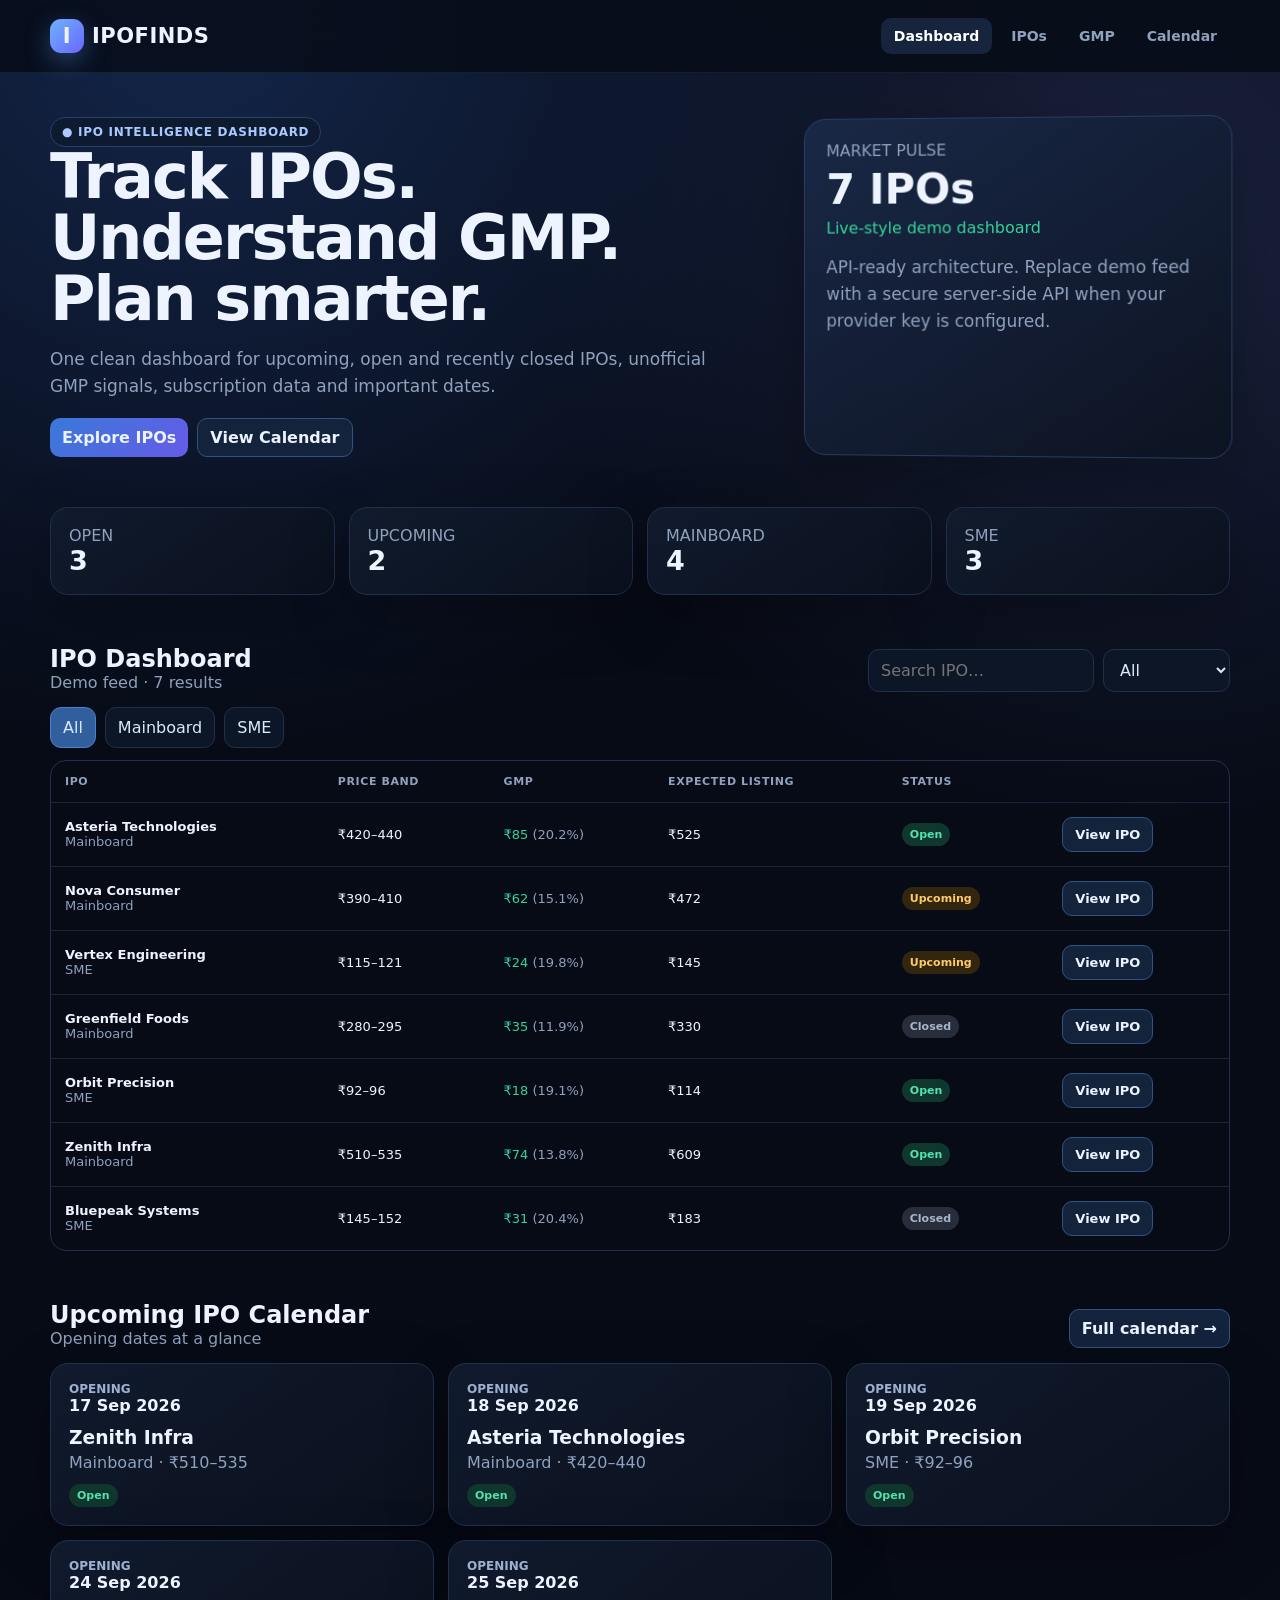
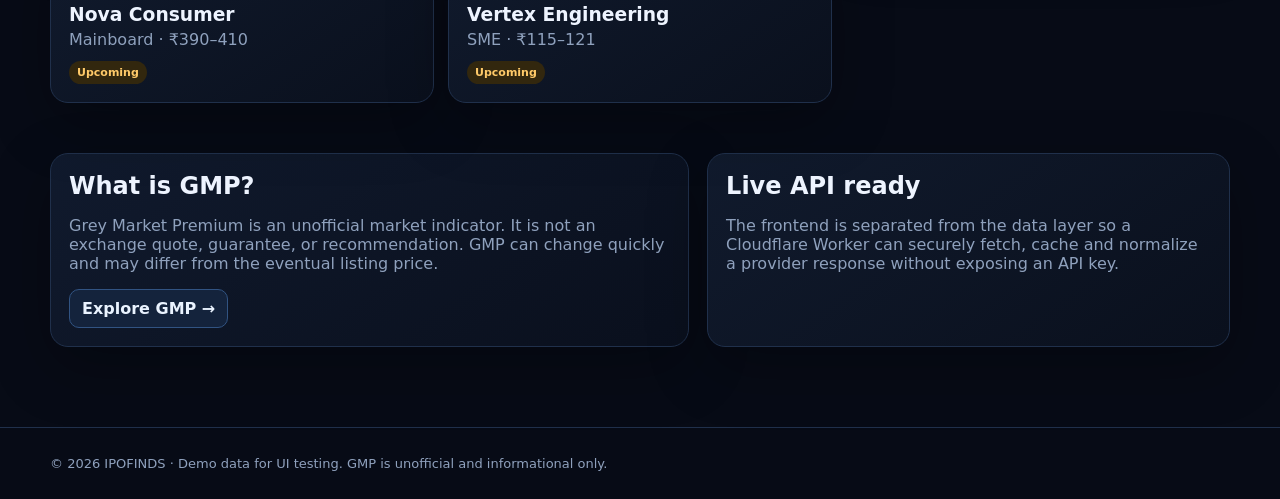
<file: index.html>
<!doctype html><html><head><meta charset="utf-8"><meta name="viewport" content="width=device-width,initial-scale=1"><title>IPOFINDS — IPO Dashboard</title><link rel="stylesheet" href="assets/style.css"></head><body><header class="top"><div class="wrap nav"><a class="brand" href="index.html"><span class="brandmark">I</span>IPOFINDS</a><button class="menu">☰</button><nav class="navlinks"><a class="active" href="index.html">Dashboard</a><a href="ipos.html">IPOs</a><a href="gmp.html">GMP</a><a href="calendar.html">Calendar</a></nav></div></header><main class="wrap"><section class="hero"><div class="hero-grid"><div><span class="pill">● IPO intelligence dashboard</span><h1>Track IPOs.<br>Understand GMP.<br>Plan smarter.</h1><p>One clean dashboard for upcoming, open and recently closed IPOs, unofficial GMP signals, subscription data and important dates.</p><div class="controls"><a class="btn primary" href="ipos.html">Explore IPOs</a><a class="btn" href="calendar.html">View Calendar</a></div></div><div class="pulse"><div class="muted">MARKET PULSE</div><div class="big">7 IPOs</div><div class="green">Live-style demo dashboard</div><p class="muted">API-ready architecture. Replace demo feed with a secure server-side API when your provider key is configured.</p></div></div></section><section class="section"><div class="grid"><div class="card"><div class="muted">OPEN</div><div class="metric">3</div></div><div class="card"><div class="muted">UPCOMING</div><div class="metric">2</div></div><div class="card"><div class="muted">MAINBOARD</div><div class="metric">4</div></div><div class="card"><div class="muted">SME</div><div class="metric">3</div></div></div></section><section class="section"><div class="section-head"><div><h2>IPO Dashboard</h2><div class="muted">Demo feed · <span id="count">7</span> results</div></div><div class="controls"><input id="search" class="control" placeholder="Search IPO…"><select id="status" class="control"><option>All</option><option>Open</option><option>Upcoming</option><option>Closed</option></select></div></div><div class="controls tabs" style="margin-bottom:12px"><button class="control active" data-type="All">All</button><button class="control" data-type="Mainboard">Mainboard</button><button class="control" data-type="SME">SME</button></div><div class="table-wrap"><table class="table"><thead><tr><th>IPO</th><th>Price Band</th><th>GMP</th><th>Expected Listing</th><th>Status</th><th></th></tr></thead><tbody id="ipoRows"></tbody></table></div></section><section class="section"><div class="section-head"><div><h2>Upcoming IPO Calendar</h2><div class="muted">Opening dates at a glance</div></div><a class="btn" href="calendar.html">Full calendar →</a></div><div id="calendarList" class="calendar"></div></section><section class="section"><div class="two"><div class="card"><h2>What is GMP?</h2><p class="muted">Grey Market Premium is an unofficial market indicator. It is not an exchange quote, guarantee, or recommendation. GMP can change quickly and may differ from the eventual listing price.</p><a class="btn" href="gmp.html">Explore GMP →</a></div><div class="card"><h2>Live API ready</h2><p class="muted">The frontend is separated from the data layer so a Cloudflare Worker can securely fetch, cache and normalize a provider response without exposing an API key.</p></div></div></section></main><footer class="footer"><div class="wrap">© <span id="year"></span> IPOFINDS · Demo data for UI testing. GMP is unofficial and informational only.</div></footer><script src="assets/app.js"></script></body></html>
</file>
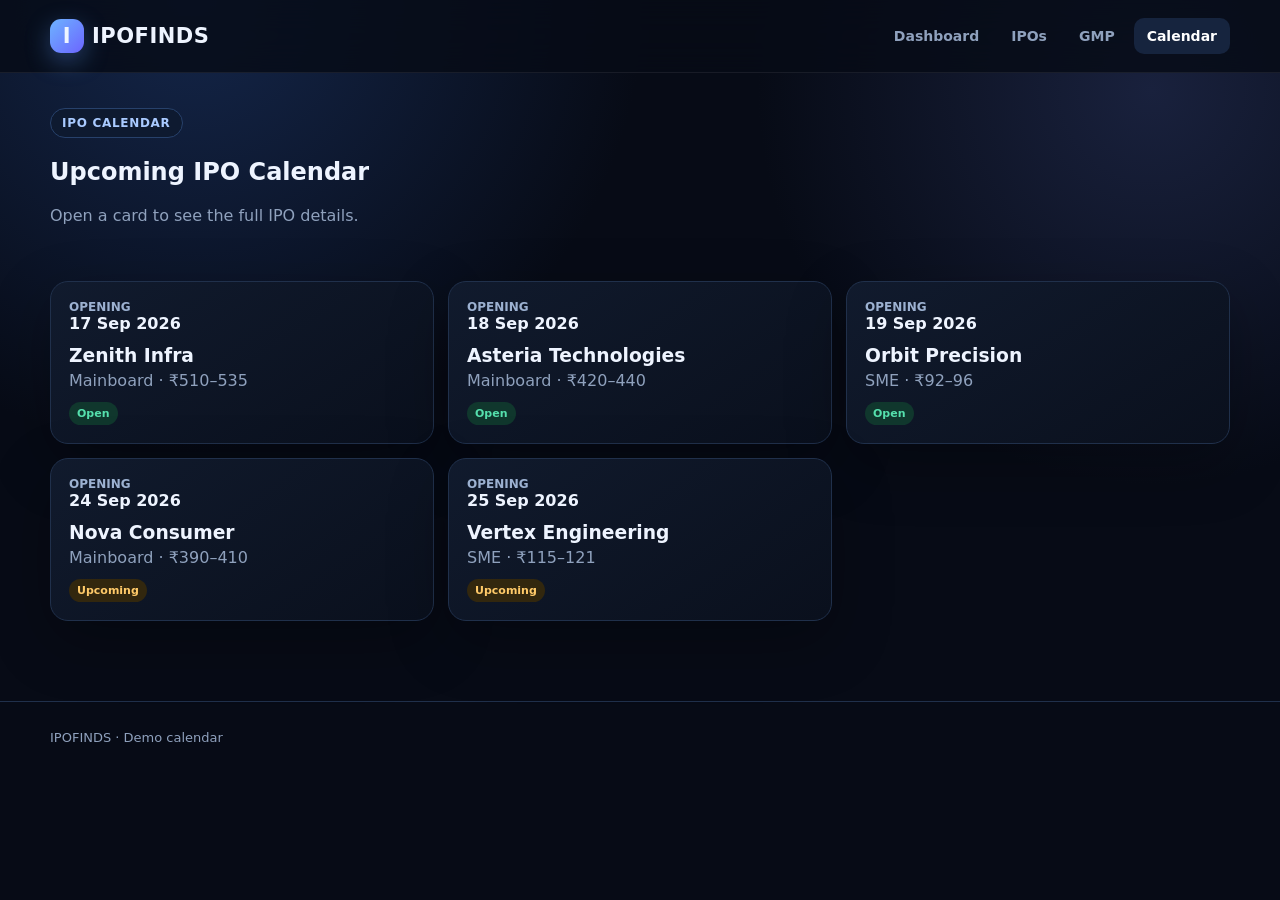
<file: calendar.html>
<!doctype html><html><head><meta charset="utf-8"><meta name="viewport" content="width=device-width,initial-scale=1"><title>IPO Calendar — IPOFINDS</title><link rel="stylesheet" href="assets/style.css"></head><body><header class="top"><div class="wrap nav"><a class="brand" href="index.html"><span class="brandmark">I</span>IPOFINDS</a><button class="menu">☰</button><nav class="navlinks"><a href="index.html">Dashboard</a><a href="ipos.html">IPOs</a><a href="gmp.html">GMP</a><a class="active" href="calendar.html">Calendar</a></nav></div></header><main class="wrap"><section class="detail-hero"><span class="pill">IPO CALENDAR</span><h1>Upcoming IPO Calendar</h1><p class="muted">Open a card to see the full IPO details.</p></section><section class="section"><div id="calendarList" class="calendar"></div></section></main><footer class="footer"><div class="wrap">IPOFINDS · Demo calendar</div></footer><script src="assets/app.js"></script></body></html>
</file>
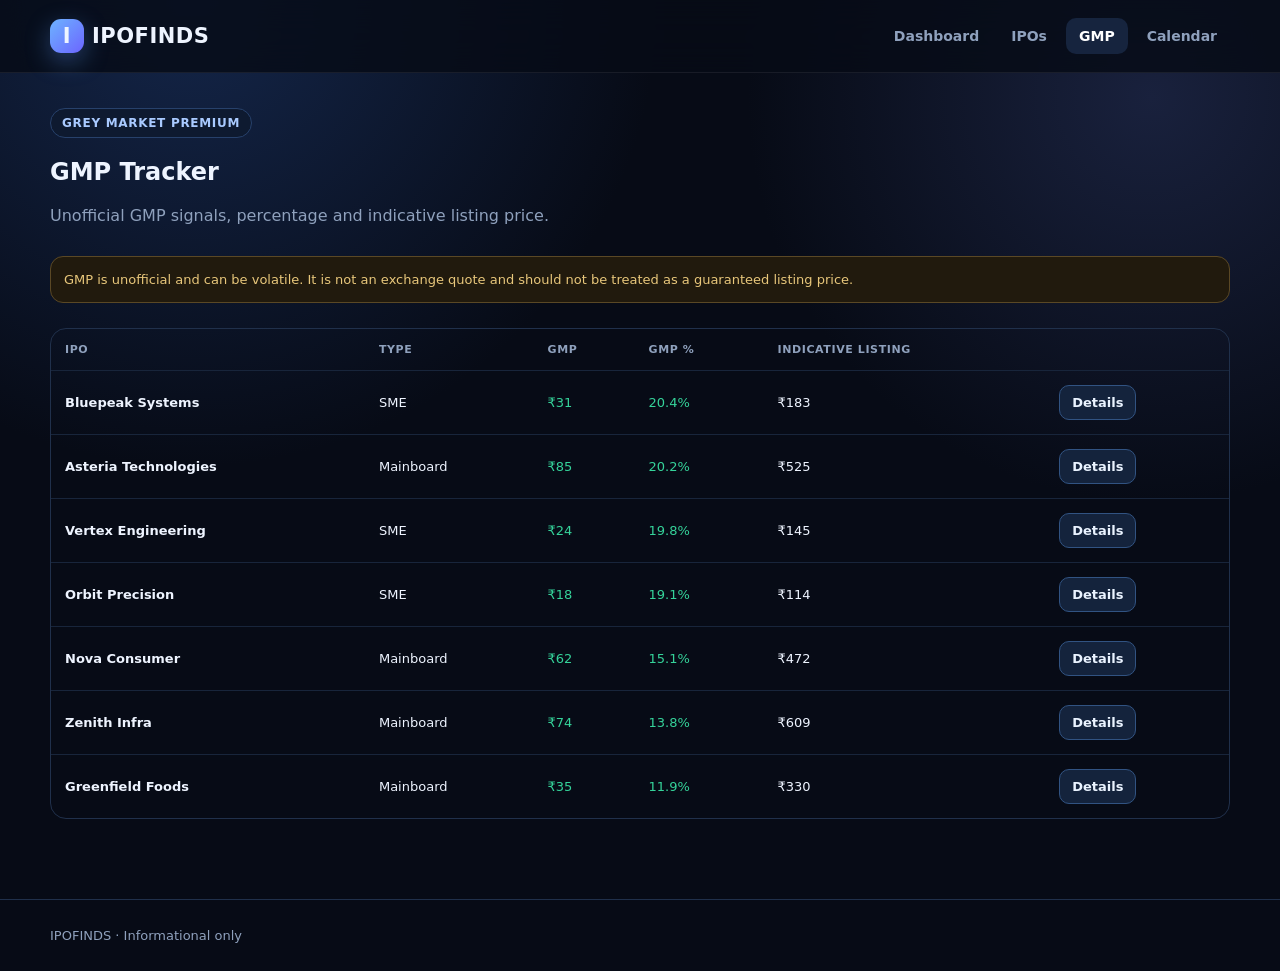
<file: gmp.html>
<!doctype html><html><head><meta charset="utf-8"><meta name="viewport" content="width=device-width,initial-scale=1"><title>GMP — IPOFINDS</title><link rel="stylesheet" href="assets/style.css"></head><body><header class="top"><div class="wrap nav"><a class="brand" href="index.html"><span class="brandmark">I</span>IPOFINDS</a><button class="menu">☰</button><nav class="navlinks"><a href="index.html">Dashboard</a><a href="ipos.html">IPOs</a><a class="active" href="gmp.html">GMP</a><a href="calendar.html">Calendar</a></nav></div></header><main class="wrap"><section class="detail-hero"><span class="pill">GREY MARKET PREMIUM</span><h1>GMP Tracker</h1><p class="muted">Unofficial GMP signals, percentage and indicative listing price.</p></section><div class="notice">GMP is unofficial and can be volatile. It is not an exchange quote and should not be treated as a guaranteed listing price.</div><section class="section"><div class="table-wrap"><table class="table"><thead><tr><th>IPO</th><th>Type</th><th>GMP</th><th>GMP %</th><th>Indicative Listing</th><th></th></tr></thead><tbody id="gmpRows"></tbody></table></div></section></main><footer class="footer"><div class="wrap">IPOFINDS · Informational only</div></footer><script src="assets/app.js"></script></body></html>
</file>
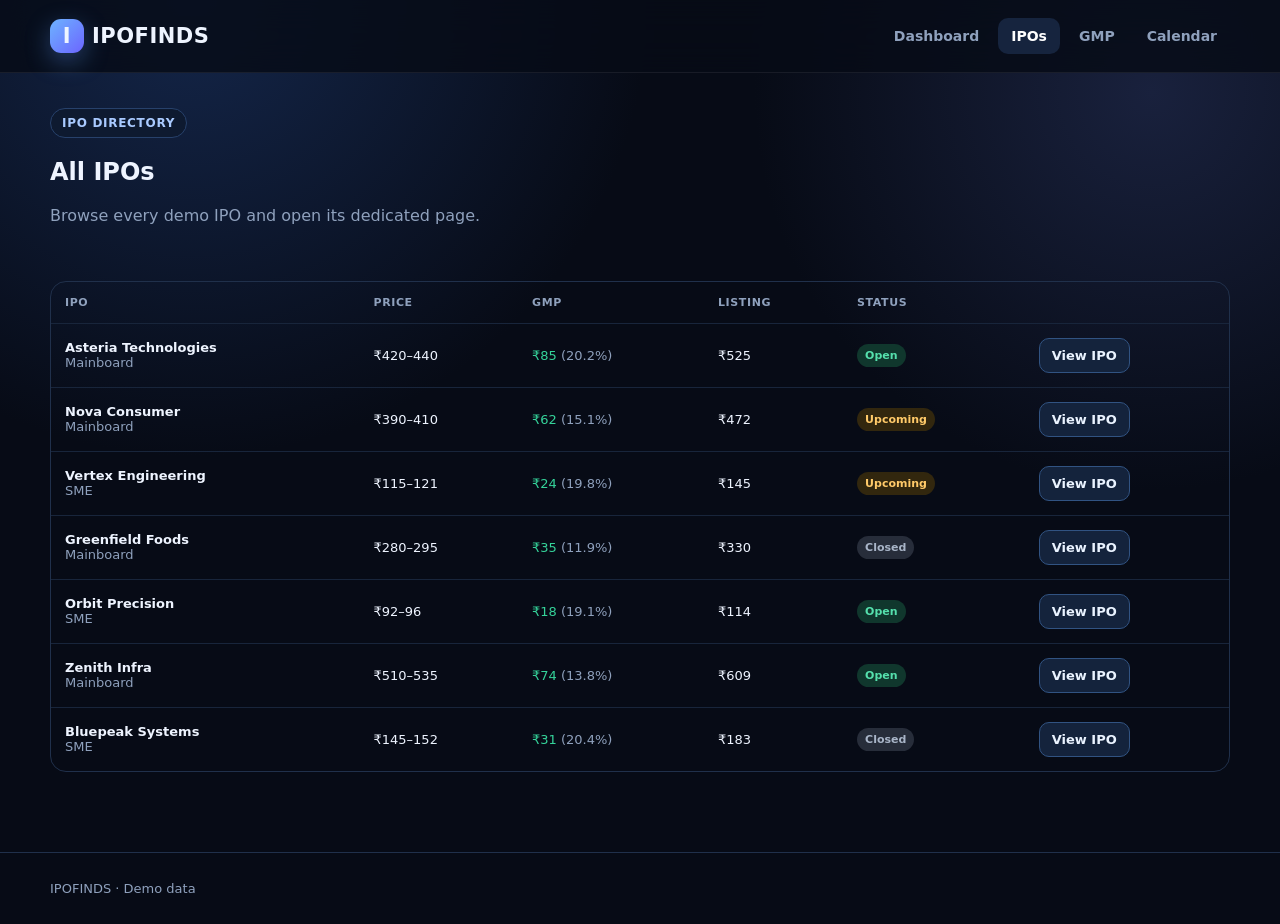
<file: ipos.html>
<!doctype html><html><head><meta charset="utf-8"><meta name="viewport" content="width=device-width,initial-scale=1"><title>IPOs — IPOFINDS</title><link rel="stylesheet" href="assets/style.css"></head><body><header class="top"><div class="wrap nav"><a class="brand" href="index.html"><span class="brandmark">I</span>IPOFINDS</a><button class="menu">☰</button><nav class="navlinks"><a href="index.html">Dashboard</a><a class="active" href="ipos.html">IPOs</a><a href="gmp.html">GMP</a><a href="calendar.html">Calendar</a></nav></div></header><main class="wrap"><section class="detail-hero"><span class="pill">IPO DIRECTORY</span><h1>All IPOs</h1><p class="muted">Browse every demo IPO and open its dedicated page.</p></section><section class="section"><div class="table-wrap"><table class="table"><thead><tr><th>IPO</th><th>Price</th><th>GMP</th><th>Listing</th><th>Status</th><th></th></tr></thead><tbody id="allIpos"></tbody></table></div></section></main><footer class="footer"><div class="wrap">IPOFINDS · Demo data</div></footer><script src="assets/app.js"></script></body></html>
</file>
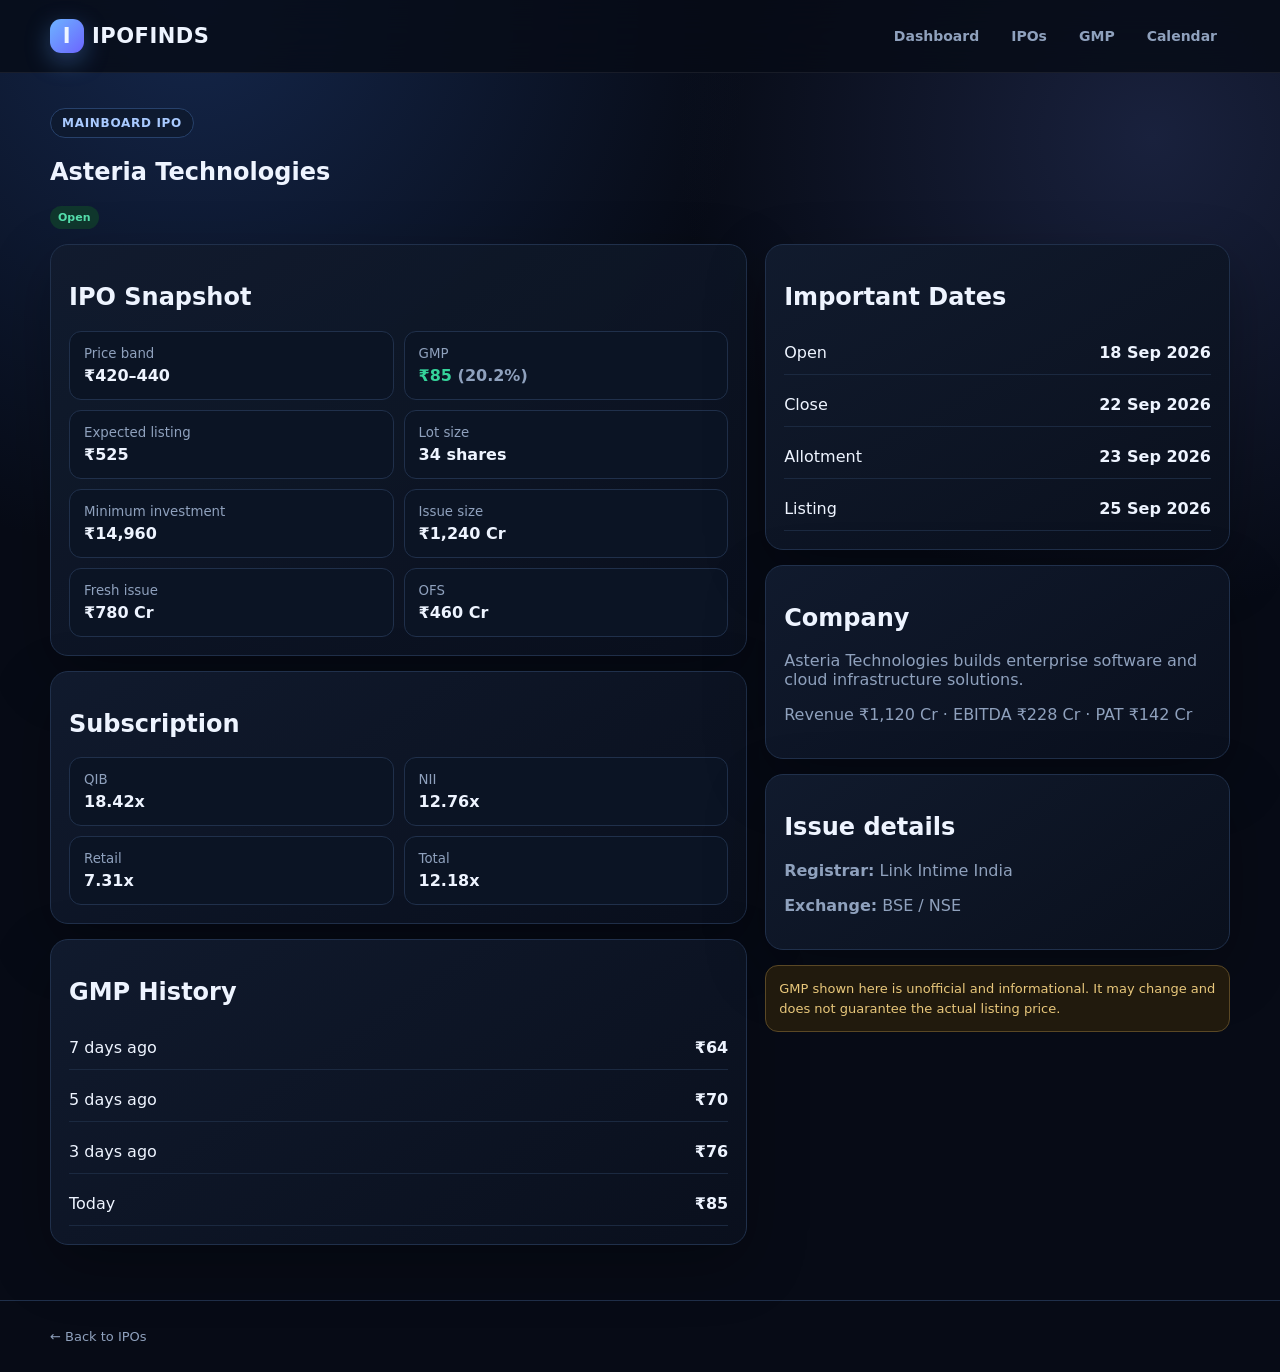
<file: ipo/asteria-technologies.html>
<!doctype html><html><head><meta charset="utf-8"><meta name="viewport" content="width=device-width,initial-scale=1"><title>Asteria Technologies — IPOFINDS</title><link rel="stylesheet" href="../assets/style.css"></head><body data-ipo="asteria-technologies"><header class="top"><div class="wrap nav"><a class="brand" href="../index.html"><span class="brandmark">I</span>IPOFINDS</a><button class="menu">☰</button><nav class="navlinks"><a href="../index.html">Dashboard</a><a href="../ipos.html">IPOs</a><a href="../gmp.html">GMP</a><a href="../calendar.html">Calendar</a></nav></div></header><main class="wrap"><section class="detail-hero"><span class="pill" id="dType">IPO</span><h1 id="dName">Asteria Technologies</h1><div id="dStatus"></div></section><section class="detail-grid"><div><div class="card"><h2>IPO Snapshot</h2><div class="kv"><div><small>Price band</small><b id="dPrice">—</b></div><div><small>GMP</small><b class="green" id="dGmp">—</b></div><div><small>Expected listing</small><b id="dListing">—</b></div><div><small>Lot size</small><b id="dLot">—</b></div><div><small>Minimum investment</small><b id="dInvestment">—</b></div><div><small>Issue size</small><b id="dIssue">—</b></div><div><small>Fresh issue</small><b id="dFresh">—</b></div><div><small>OFS</small><b id="dOfs">—</b></div></div></div><div class="card" style="margin-top:15px"><h2>Subscription</h2><div class="kv"><div><small>QIB</small><b id="dQib">—</b></div><div><small>NII</small><b id="dNii">—</b></div><div><small>Retail</small><b id="dRetail">—</b></div><div><small>Total</small><b id="dTotal">—</b></div></div></div><div class="card" style="margin-top:15px"><h2>GMP History</h2><div id="gmpHistory" class="timeline"></div></div></div><aside><div class="card"><h2>Important Dates</h2><div class="timeline"><div><span>Open</span><b id="dOpen">—</b></div><div><span>Close</span><b id="dClose">—</b></div><div><span>Allotment</span><b id="dAllot">—</b></div><div><span>Listing</span><b id="dListingDate">—</b></div></div></div><div class="card" style="margin-top:15px"><h2>Company</h2><p class="muted" id="dCompany">—</p><p class="muted" id="dFinancial">—</p></div><div class="card" style="margin-top:15px"><h2>Issue details</h2><p class="muted"><b>Registrar:</b> <span id="dRegistrar">—</span></p><p class="muted"><b>Exchange:</b> <span id="dExchange">—</span></p></div><div class="notice" style="margin-top:15px">GMP shown here is unofficial and informational. It may change and does not guarantee the actual listing price.</div></aside></section></main><footer class="footer"><div class="wrap"><a href="../ipos.html">← Back to IPOs</a></div></footer><script src="../assets/app.js"></script></body></html>
</file>
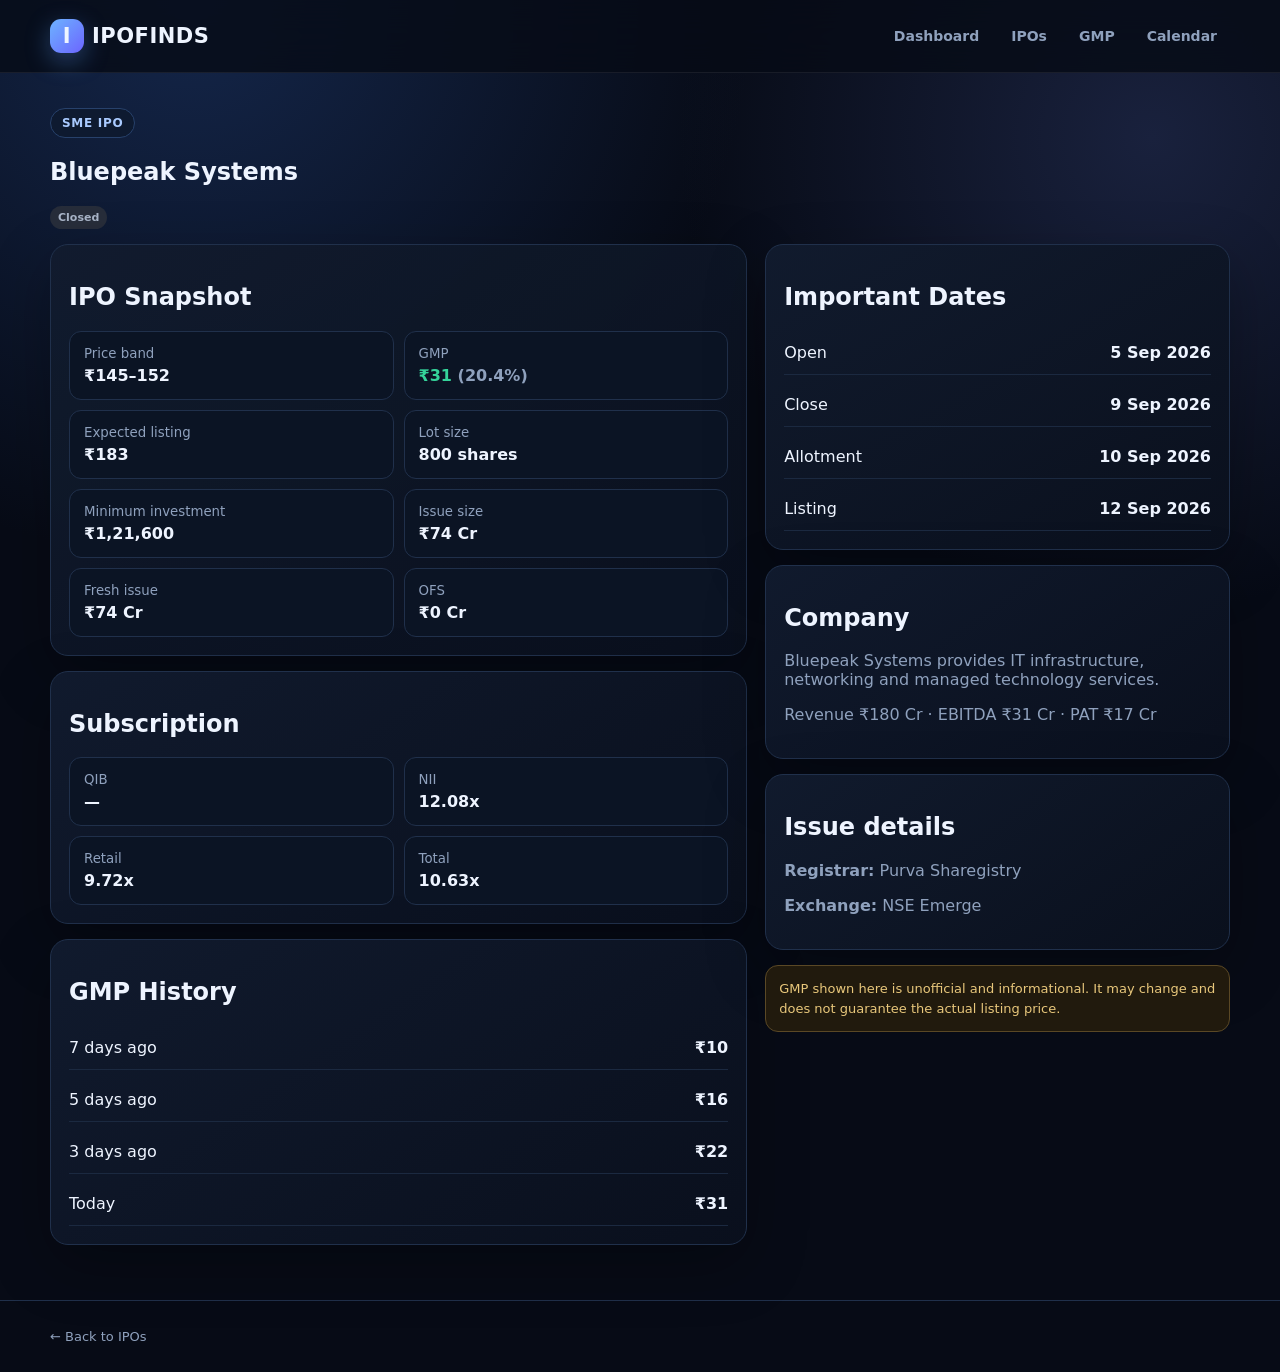
<file: ipo/bluepeak-systems.html>
<!doctype html><html><head><meta charset="utf-8"><meta name="viewport" content="width=device-width,initial-scale=1"><title>Bluepeak Systems — IPOFINDS</title><link rel="stylesheet" href="../assets/style.css"></head><body data-ipo="bluepeak-systems"><header class="top"><div class="wrap nav"><a class="brand" href="../index.html"><span class="brandmark">I</span>IPOFINDS</a><button class="menu">☰</button><nav class="navlinks"><a href="../index.html">Dashboard</a><a href="../ipos.html">IPOs</a><a href="../gmp.html">GMP</a><a href="../calendar.html">Calendar</a></nav></div></header><main class="wrap"><section class="detail-hero"><span class="pill" id="dType">IPO</span><h1 id="dName">Bluepeak Systems</h1><div id="dStatus"></div></section><section class="detail-grid"><div><div class="card"><h2>IPO Snapshot</h2><div class="kv"><div><small>Price band</small><b id="dPrice">—</b></div><div><small>GMP</small><b class="green" id="dGmp">—</b></div><div><small>Expected listing</small><b id="dListing">—</b></div><div><small>Lot size</small><b id="dLot">—</b></div><div><small>Minimum investment</small><b id="dInvestment">—</b></div><div><small>Issue size</small><b id="dIssue">—</b></div><div><small>Fresh issue</small><b id="dFresh">—</b></div><div><small>OFS</small><b id="dOfs">—</b></div></div></div><div class="card" style="margin-top:15px"><h2>Subscription</h2><div class="kv"><div><small>QIB</small><b id="dQib">—</b></div><div><small>NII</small><b id="dNii">—</b></div><div><small>Retail</small><b id="dRetail">—</b></div><div><small>Total</small><b id="dTotal">—</b></div></div></div><div class="card" style="margin-top:15px"><h2>GMP History</h2><div id="gmpHistory" class="timeline"></div></div></div><aside><div class="card"><h2>Important Dates</h2><div class="timeline"><div><span>Open</span><b id="dOpen">—</b></div><div><span>Close</span><b id="dClose">—</b></div><div><span>Allotment</span><b id="dAllot">—</b></div><div><span>Listing</span><b id="dListingDate">—</b></div></div></div><div class="card" style="margin-top:15px"><h2>Company</h2><p class="muted" id="dCompany">—</p><p class="muted" id="dFinancial">—</p></div><div class="card" style="margin-top:15px"><h2>Issue details</h2><p class="muted"><b>Registrar:</b> <span id="dRegistrar">—</span></p><p class="muted"><b>Exchange:</b> <span id="dExchange">—</span></p></div><div class="notice" style="margin-top:15px">GMP shown here is unofficial and informational. It may change and does not guarantee the actual listing price.</div></aside></section></main><footer class="footer"><div class="wrap"><a href="../ipos.html">← Back to IPOs</a></div></footer><script src="../assets/app.js"></script></body></html>
</file>
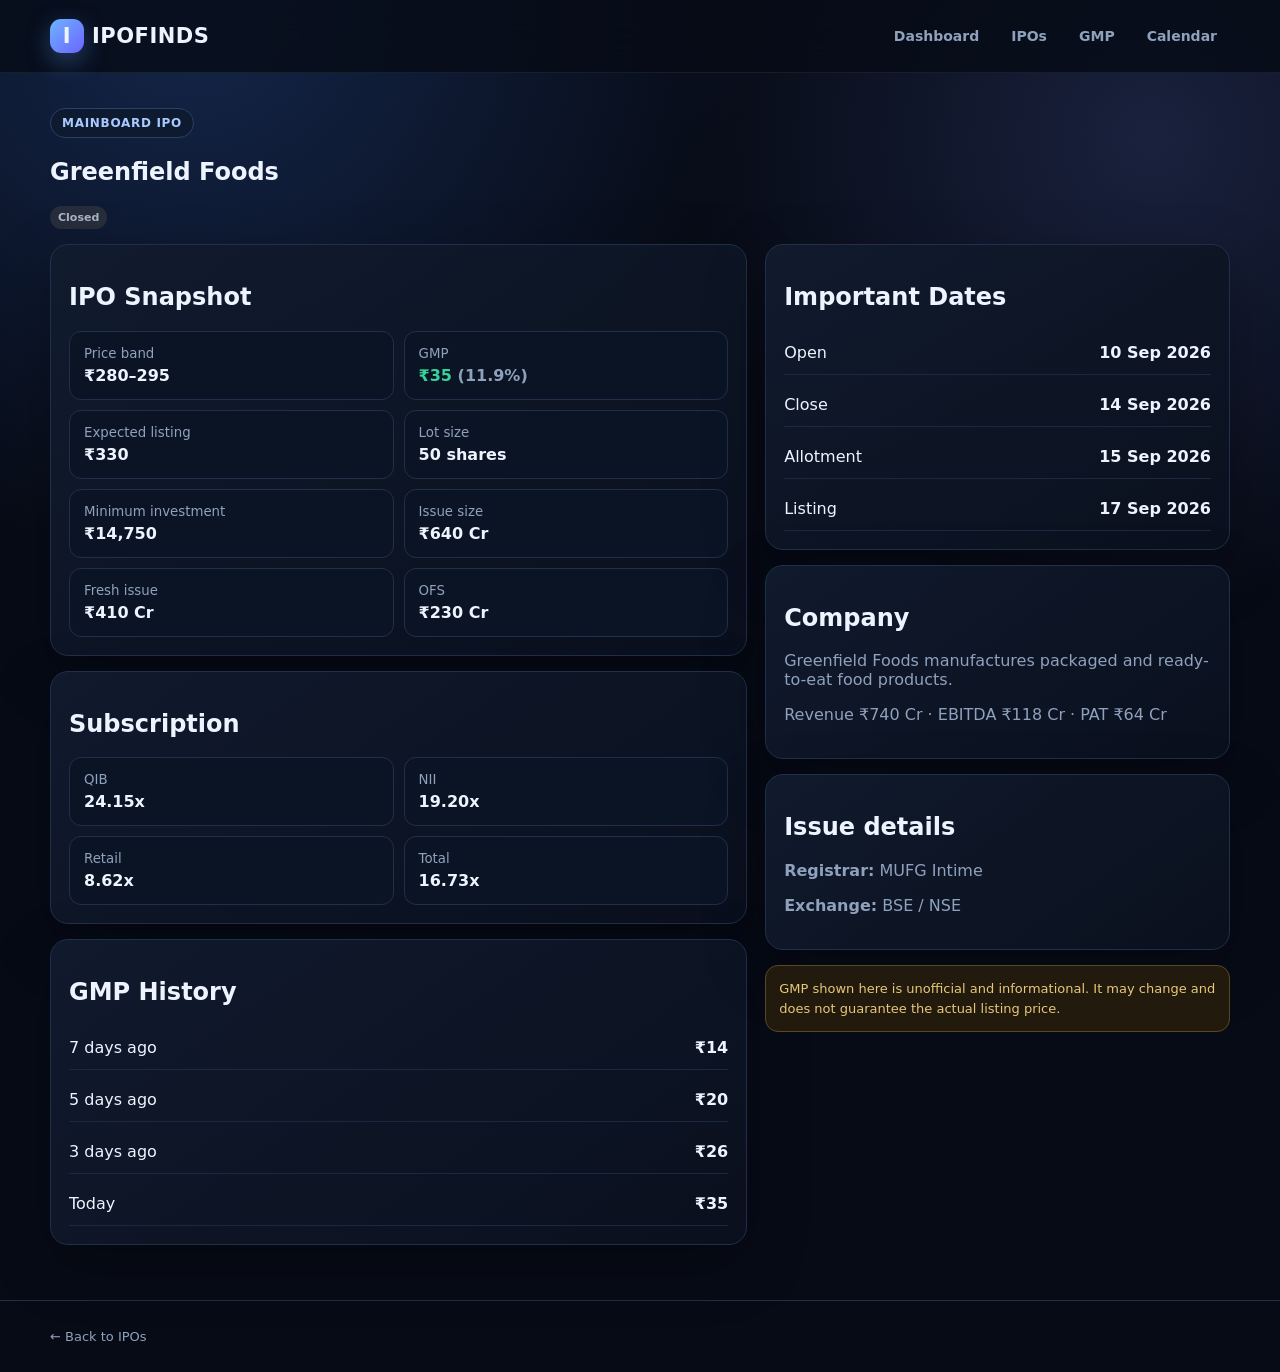
<file: ipo/greenfield-foods.html>
<!doctype html><html><head><meta charset="utf-8"><meta name="viewport" content="width=device-width,initial-scale=1"><title>Greenfield Foods — IPOFINDS</title><link rel="stylesheet" href="../assets/style.css"></head><body data-ipo="greenfield-foods"><header class="top"><div class="wrap nav"><a class="brand" href="../index.html"><span class="brandmark">I</span>IPOFINDS</a><button class="menu">☰</button><nav class="navlinks"><a href="../index.html">Dashboard</a><a href="../ipos.html">IPOs</a><a href="../gmp.html">GMP</a><a href="../calendar.html">Calendar</a></nav></div></header><main class="wrap"><section class="detail-hero"><span class="pill" id="dType">IPO</span><h1 id="dName">Greenfield Foods</h1><div id="dStatus"></div></section><section class="detail-grid"><div><div class="card"><h2>IPO Snapshot</h2><div class="kv"><div><small>Price band</small><b id="dPrice">—</b></div><div><small>GMP</small><b class="green" id="dGmp">—</b></div><div><small>Expected listing</small><b id="dListing">—</b></div><div><small>Lot size</small><b id="dLot">—</b></div><div><small>Minimum investment</small><b id="dInvestment">—</b></div><div><small>Issue size</small><b id="dIssue">—</b></div><div><small>Fresh issue</small><b id="dFresh">—</b></div><div><small>OFS</small><b id="dOfs">—</b></div></div></div><div class="card" style="margin-top:15px"><h2>Subscription</h2><div class="kv"><div><small>QIB</small><b id="dQib">—</b></div><div><small>NII</small><b id="dNii">—</b></div><div><small>Retail</small><b id="dRetail">—</b></div><div><small>Total</small><b id="dTotal">—</b></div></div></div><div class="card" style="margin-top:15px"><h2>GMP History</h2><div id="gmpHistory" class="timeline"></div></div></div><aside><div class="card"><h2>Important Dates</h2><div class="timeline"><div><span>Open</span><b id="dOpen">—</b></div><div><span>Close</span><b id="dClose">—</b></div><div><span>Allotment</span><b id="dAllot">—</b></div><div><span>Listing</span><b id="dListingDate">—</b></div></div></div><div class="card" style="margin-top:15px"><h2>Company</h2><p class="muted" id="dCompany">—</p><p class="muted" id="dFinancial">—</p></div><div class="card" style="margin-top:15px"><h2>Issue details</h2><p class="muted"><b>Registrar:</b> <span id="dRegistrar">—</span></p><p class="muted"><b>Exchange:</b> <span id="dExchange">—</span></p></div><div class="notice" style="margin-top:15px">GMP shown here is unofficial and informational. It may change and does not guarantee the actual listing price.</div></aside></section></main><footer class="footer"><div class="wrap"><a href="../ipos.html">← Back to IPOs</a></div></footer><script src="../assets/app.js"></script></body></html>
</file>
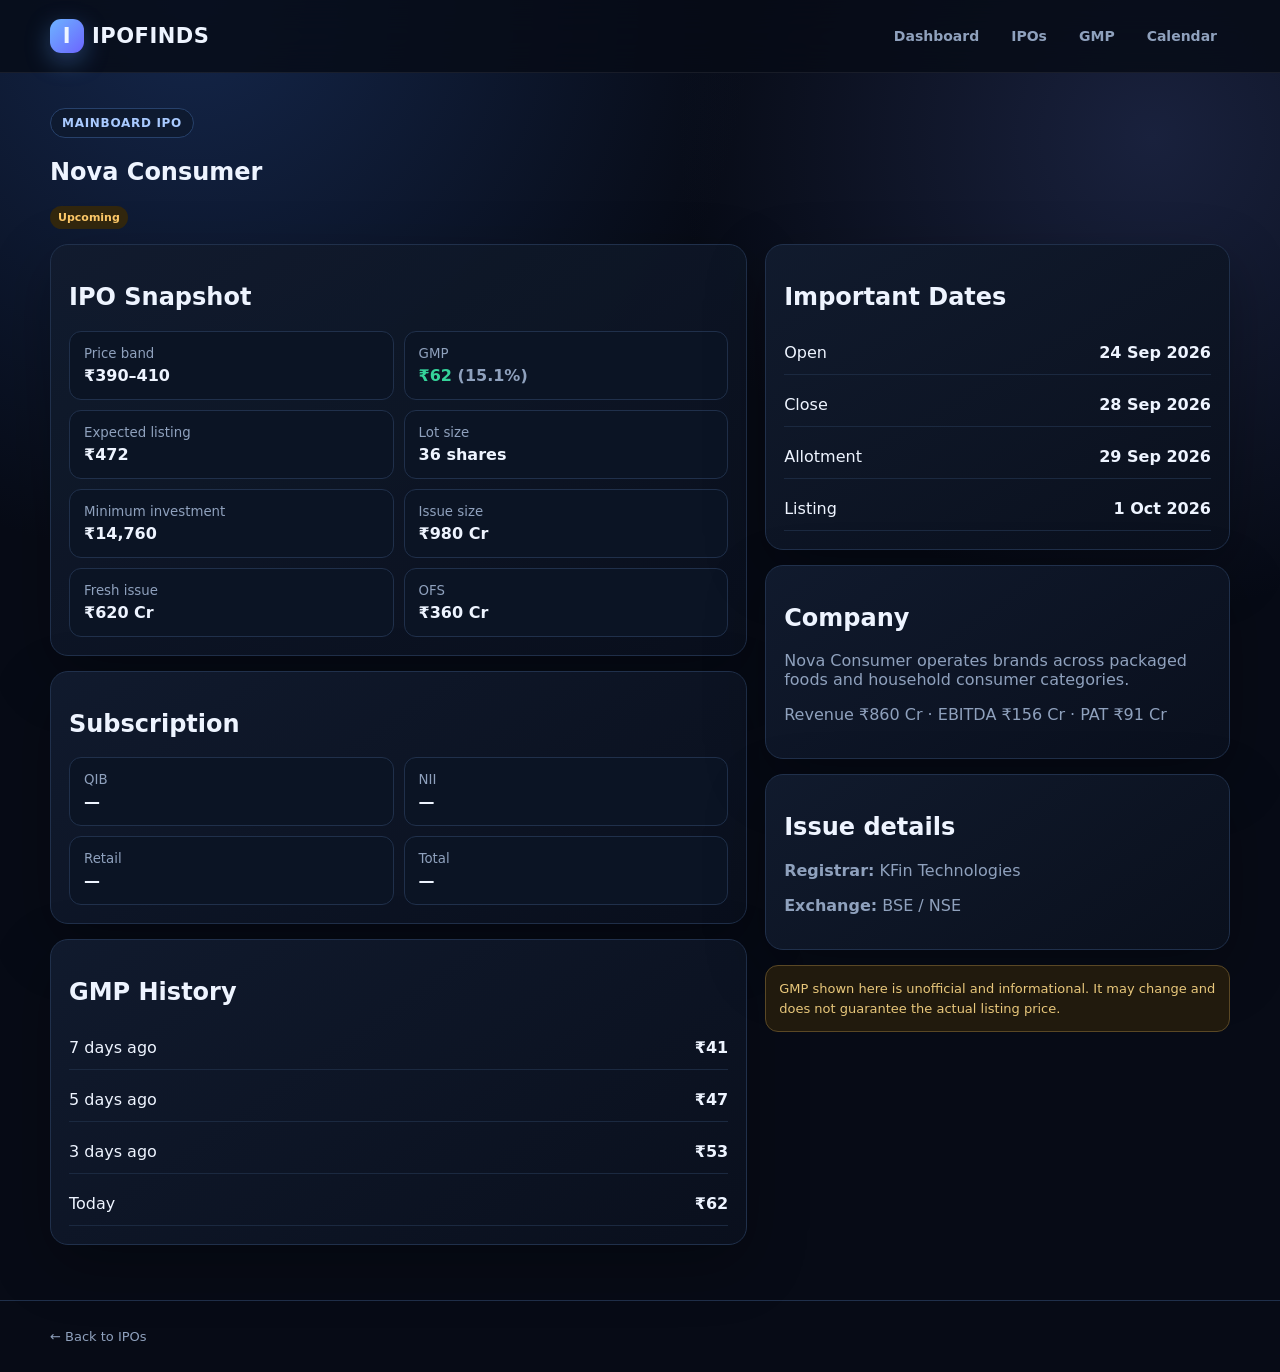
<file: ipo/nova-consumer.html>
<!doctype html><html><head><meta charset="utf-8"><meta name="viewport" content="width=device-width,initial-scale=1"><title>Nova Consumer — IPOFINDS</title><link rel="stylesheet" href="../assets/style.css"></head><body data-ipo="nova-consumer"><header class="top"><div class="wrap nav"><a class="brand" href="../index.html"><span class="brandmark">I</span>IPOFINDS</a><button class="menu">☰</button><nav class="navlinks"><a href="../index.html">Dashboard</a><a href="../ipos.html">IPOs</a><a href="../gmp.html">GMP</a><a href="../calendar.html">Calendar</a></nav></div></header><main class="wrap"><section class="detail-hero"><span class="pill" id="dType">IPO</span><h1 id="dName">Nova Consumer</h1><div id="dStatus"></div></section><section class="detail-grid"><div><div class="card"><h2>IPO Snapshot</h2><div class="kv"><div><small>Price band</small><b id="dPrice">—</b></div><div><small>GMP</small><b class="green" id="dGmp">—</b></div><div><small>Expected listing</small><b id="dListing">—</b></div><div><small>Lot size</small><b id="dLot">—</b></div><div><small>Minimum investment</small><b id="dInvestment">—</b></div><div><small>Issue size</small><b id="dIssue">—</b></div><div><small>Fresh issue</small><b id="dFresh">—</b></div><div><small>OFS</small><b id="dOfs">—</b></div></div></div><div class="card" style="margin-top:15px"><h2>Subscription</h2><div class="kv"><div><small>QIB</small><b id="dQib">—</b></div><div><small>NII</small><b id="dNii">—</b></div><div><small>Retail</small><b id="dRetail">—</b></div><div><small>Total</small><b id="dTotal">—</b></div></div></div><div class="card" style="margin-top:15px"><h2>GMP History</h2><div id="gmpHistory" class="timeline"></div></div></div><aside><div class="card"><h2>Important Dates</h2><div class="timeline"><div><span>Open</span><b id="dOpen">—</b></div><div><span>Close</span><b id="dClose">—</b></div><div><span>Allotment</span><b id="dAllot">—</b></div><div><span>Listing</span><b id="dListingDate">—</b></div></div></div><div class="card" style="margin-top:15px"><h2>Company</h2><p class="muted" id="dCompany">—</p><p class="muted" id="dFinancial">—</p></div><div class="card" style="margin-top:15px"><h2>Issue details</h2><p class="muted"><b>Registrar:</b> <span id="dRegistrar">—</span></p><p class="muted"><b>Exchange:</b> <span id="dExchange">—</span></p></div><div class="notice" style="margin-top:15px">GMP shown here is unofficial and informational. It may change and does not guarantee the actual listing price.</div></aside></section></main><footer class="footer"><div class="wrap"><a href="../ipos.html">← Back to IPOs</a></div></footer><script src="../assets/app.js"></script></body></html>
</file>
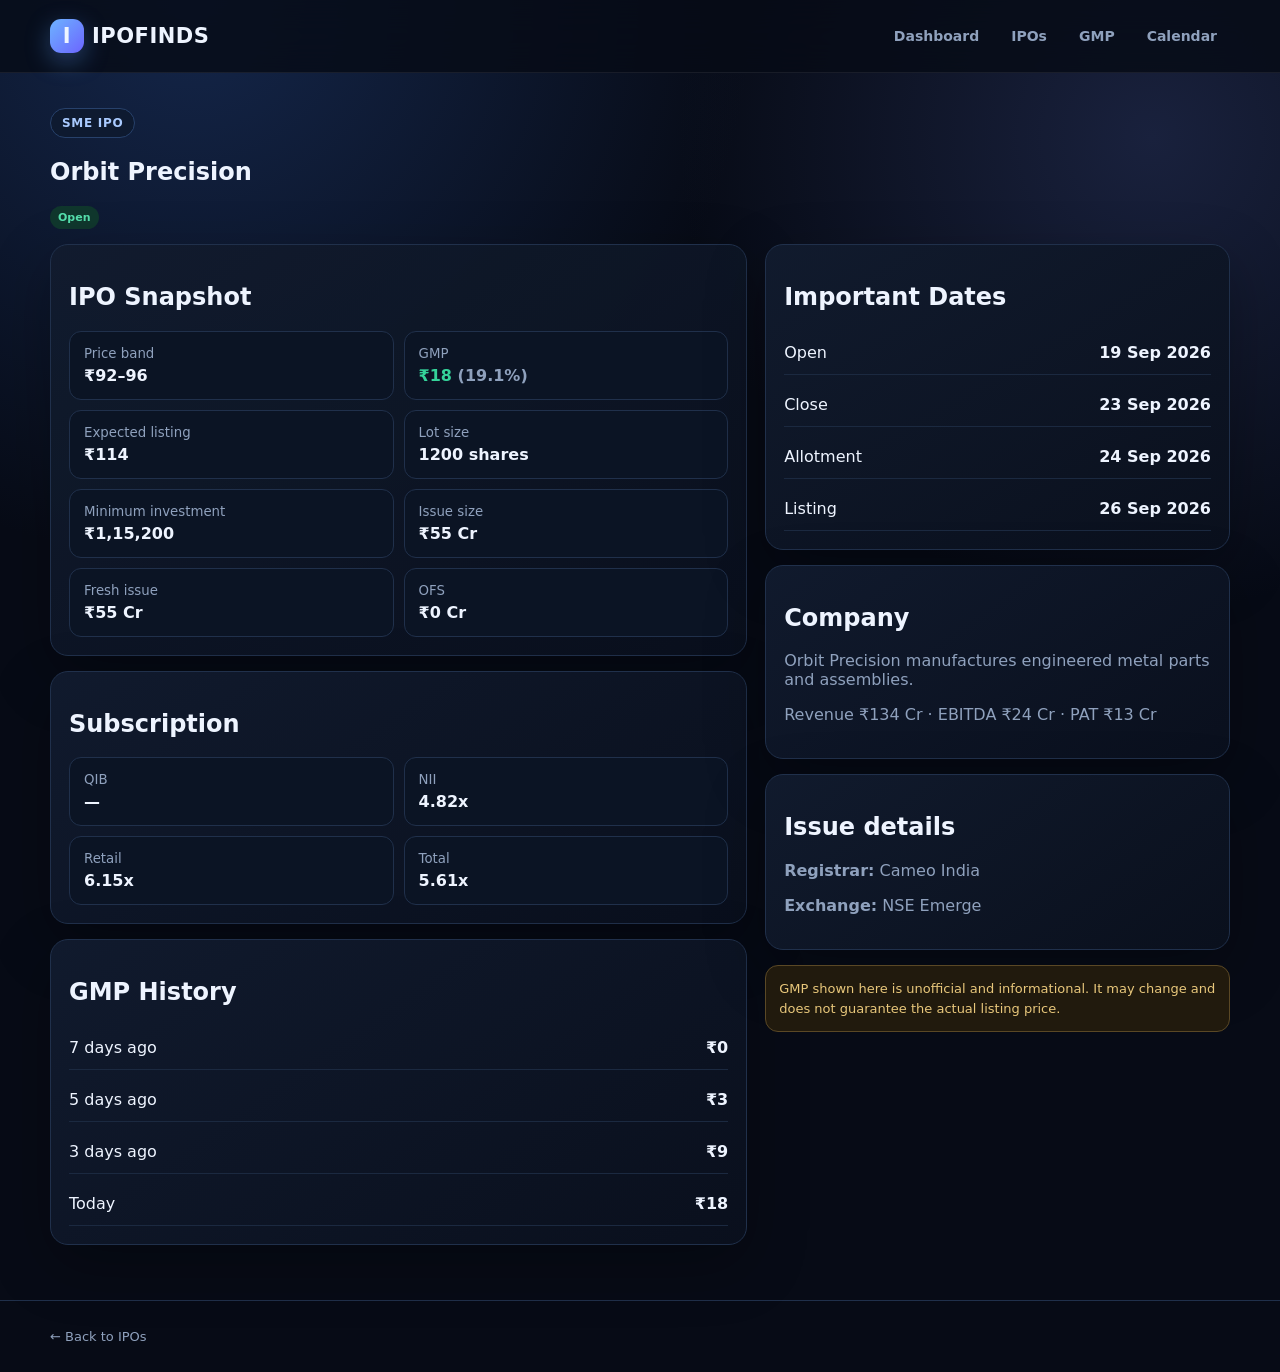
<file: ipo/orbit-precision.html>
<!doctype html><html><head><meta charset="utf-8"><meta name="viewport" content="width=device-width,initial-scale=1"><title>Orbit Precision — IPOFINDS</title><link rel="stylesheet" href="../assets/style.css"></head><body data-ipo="orbit-precision"><header class="top"><div class="wrap nav"><a class="brand" href="../index.html"><span class="brandmark">I</span>IPOFINDS</a><button class="menu">☰</button><nav class="navlinks"><a href="../index.html">Dashboard</a><a href="../ipos.html">IPOs</a><a href="../gmp.html">GMP</a><a href="../calendar.html">Calendar</a></nav></div></header><main class="wrap"><section class="detail-hero"><span class="pill" id="dType">IPO</span><h1 id="dName">Orbit Precision</h1><div id="dStatus"></div></section><section class="detail-grid"><div><div class="card"><h2>IPO Snapshot</h2><div class="kv"><div><small>Price band</small><b id="dPrice">—</b></div><div><small>GMP</small><b class="green" id="dGmp">—</b></div><div><small>Expected listing</small><b id="dListing">—</b></div><div><small>Lot size</small><b id="dLot">—</b></div><div><small>Minimum investment</small><b id="dInvestment">—</b></div><div><small>Issue size</small><b id="dIssue">—</b></div><div><small>Fresh issue</small><b id="dFresh">—</b></div><div><small>OFS</small><b id="dOfs">—</b></div></div></div><div class="card" style="margin-top:15px"><h2>Subscription</h2><div class="kv"><div><small>QIB</small><b id="dQib">—</b></div><div><small>NII</small><b id="dNii">—</b></div><div><small>Retail</small><b id="dRetail">—</b></div><div><small>Total</small><b id="dTotal">—</b></div></div></div><div class="card" style="margin-top:15px"><h2>GMP History</h2><div id="gmpHistory" class="timeline"></div></div></div><aside><div class="card"><h2>Important Dates</h2><div class="timeline"><div><span>Open</span><b id="dOpen">—</b></div><div><span>Close</span><b id="dClose">—</b></div><div><span>Allotment</span><b id="dAllot">—</b></div><div><span>Listing</span><b id="dListingDate">—</b></div></div></div><div class="card" style="margin-top:15px"><h2>Company</h2><p class="muted" id="dCompany">—</p><p class="muted" id="dFinancial">—</p></div><div class="card" style="margin-top:15px"><h2>Issue details</h2><p class="muted"><b>Registrar:</b> <span id="dRegistrar">—</span></p><p class="muted"><b>Exchange:</b> <span id="dExchange">—</span></p></div><div class="notice" style="margin-top:15px">GMP shown here is unofficial and informational. It may change and does not guarantee the actual listing price.</div></aside></section></main><footer class="footer"><div class="wrap"><a href="../ipos.html">← Back to IPOs</a></div></footer><script src="../assets/app.js"></script></body></html>
</file>
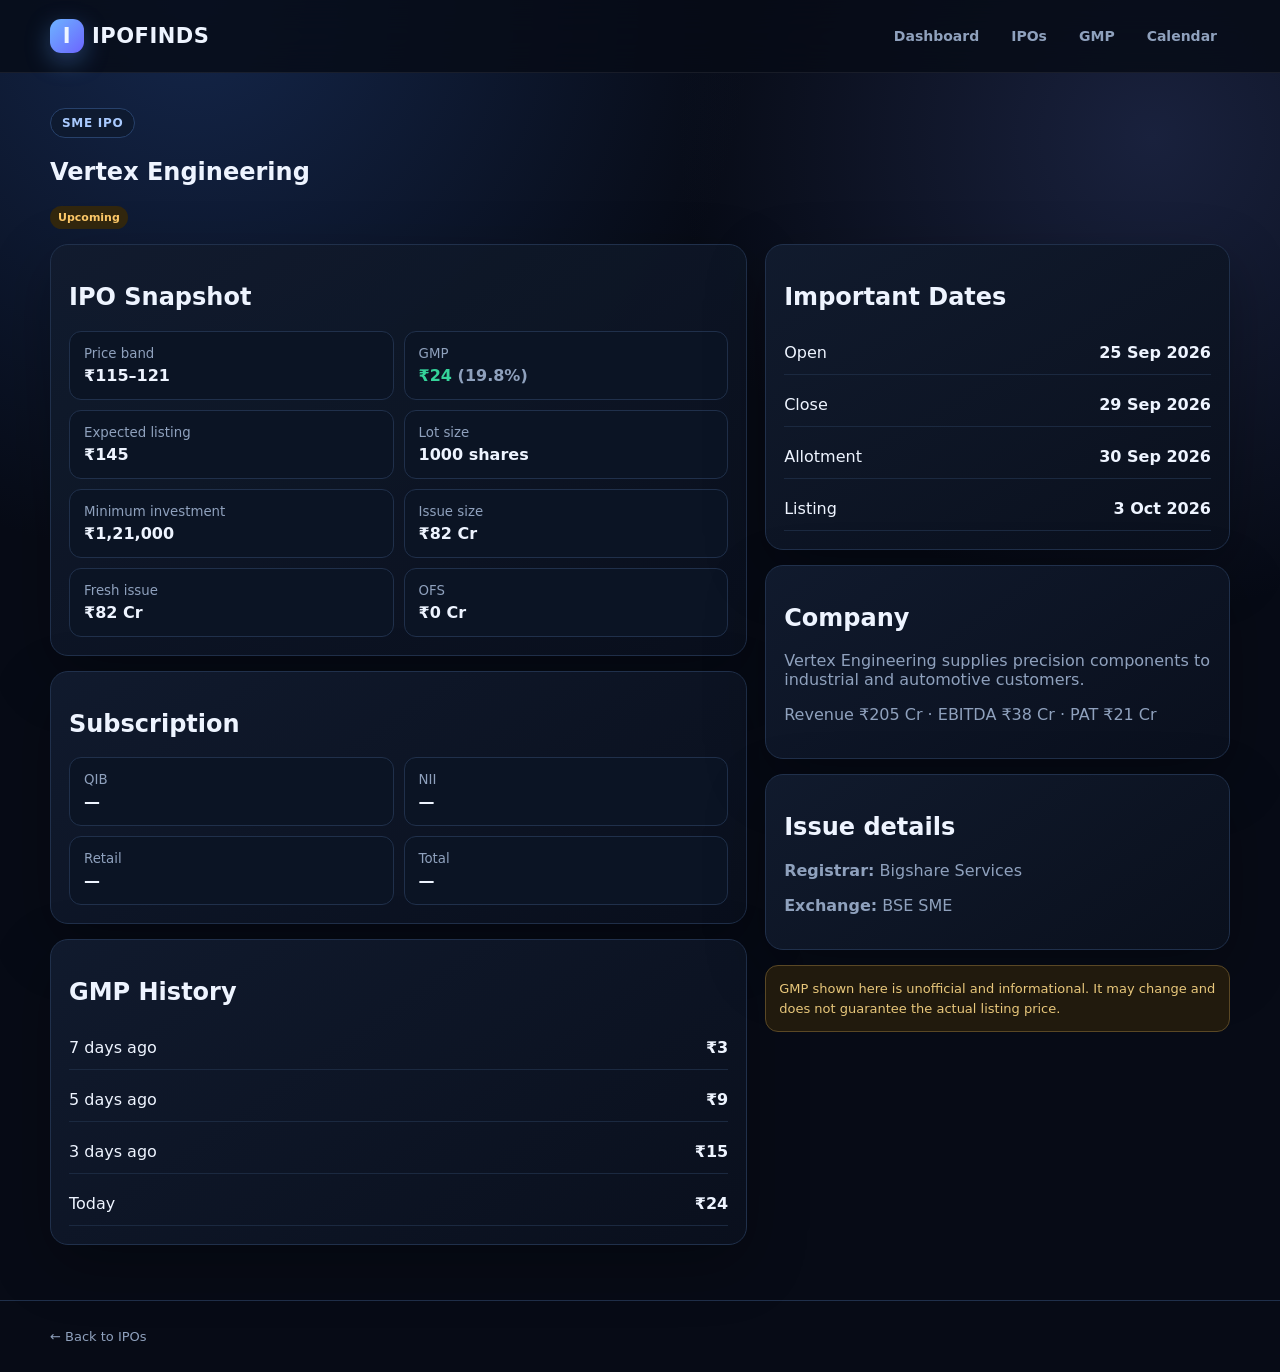
<file: ipo/vertex-engineering.html>
<!doctype html><html><head><meta charset="utf-8"><meta name="viewport" content="width=device-width,initial-scale=1"><title>Vertex Engineering — IPOFINDS</title><link rel="stylesheet" href="../assets/style.css"></head><body data-ipo="vertex-engineering"><header class="top"><div class="wrap nav"><a class="brand" href="../index.html"><span class="brandmark">I</span>IPOFINDS</a><button class="menu">☰</button><nav class="navlinks"><a href="../index.html">Dashboard</a><a href="../ipos.html">IPOs</a><a href="../gmp.html">GMP</a><a href="../calendar.html">Calendar</a></nav></div></header><main class="wrap"><section class="detail-hero"><span class="pill" id="dType">IPO</span><h1 id="dName">Vertex Engineering</h1><div id="dStatus"></div></section><section class="detail-grid"><div><div class="card"><h2>IPO Snapshot</h2><div class="kv"><div><small>Price band</small><b id="dPrice">—</b></div><div><small>GMP</small><b class="green" id="dGmp">—</b></div><div><small>Expected listing</small><b id="dListing">—</b></div><div><small>Lot size</small><b id="dLot">—</b></div><div><small>Minimum investment</small><b id="dInvestment">—</b></div><div><small>Issue size</small><b id="dIssue">—</b></div><div><small>Fresh issue</small><b id="dFresh">—</b></div><div><small>OFS</small><b id="dOfs">—</b></div></div></div><div class="card" style="margin-top:15px"><h2>Subscription</h2><div class="kv"><div><small>QIB</small><b id="dQib">—</b></div><div><small>NII</small><b id="dNii">—</b></div><div><small>Retail</small><b id="dRetail">—</b></div><div><small>Total</small><b id="dTotal">—</b></div></div></div><div class="card" style="margin-top:15px"><h2>GMP History</h2><div id="gmpHistory" class="timeline"></div></div></div><aside><div class="card"><h2>Important Dates</h2><div class="timeline"><div><span>Open</span><b id="dOpen">—</b></div><div><span>Close</span><b id="dClose">—</b></div><div><span>Allotment</span><b id="dAllot">—</b></div><div><span>Listing</span><b id="dListingDate">—</b></div></div></div><div class="card" style="margin-top:15px"><h2>Company</h2><p class="muted" id="dCompany">—</p><p class="muted" id="dFinancial">—</p></div><div class="card" style="margin-top:15px"><h2>Issue details</h2><p class="muted"><b>Registrar:</b> <span id="dRegistrar">—</span></p><p class="muted"><b>Exchange:</b> <span id="dExchange">—</span></p></div><div class="notice" style="margin-top:15px">GMP shown here is unofficial and informational. It may change and does not guarantee the actual listing price.</div></aside></section></main><footer class="footer"><div class="wrap"><a href="../ipos.html">← Back to IPOs</a></div></footer><script src="../assets/app.js"></script></body></html>
</file>
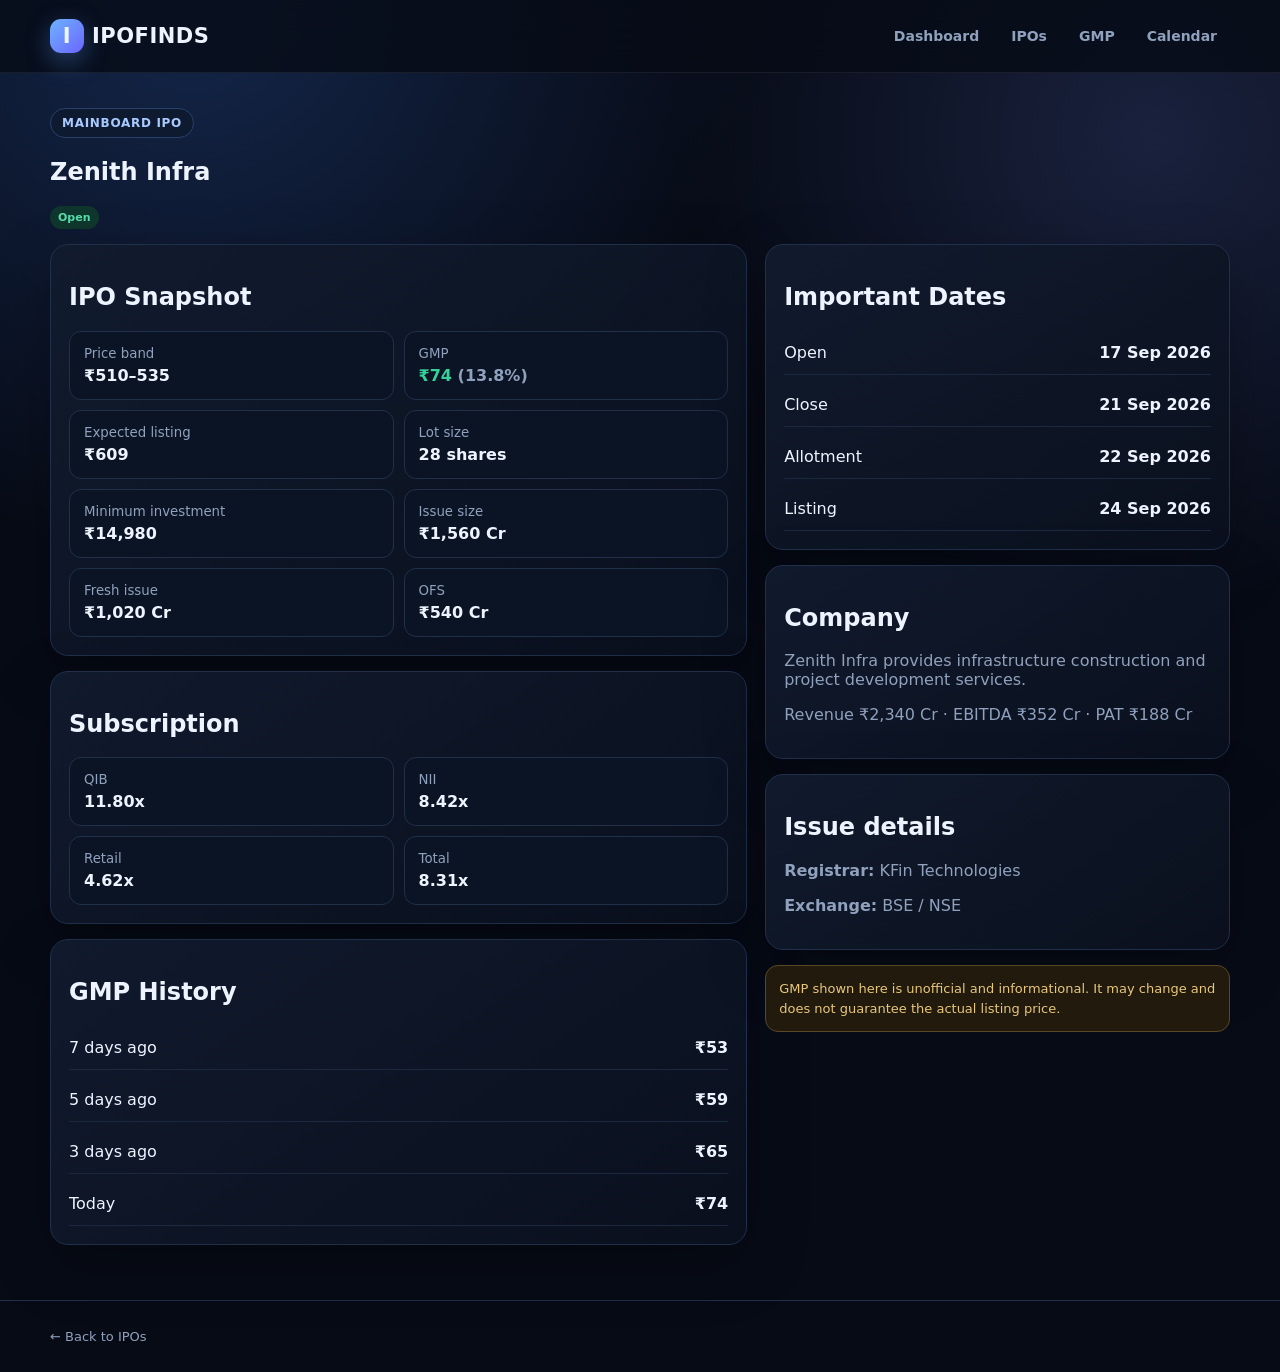
<file: ipo/zenith-infra.html>
<!doctype html><html><head><meta charset="utf-8"><meta name="viewport" content="width=device-width,initial-scale=1"><title>Zenith Infra — IPOFINDS</title><link rel="stylesheet" href="../assets/style.css"></head><body data-ipo="zenith-infra"><header class="top"><div class="wrap nav"><a class="brand" href="../index.html"><span class="brandmark">I</span>IPOFINDS</a><button class="menu">☰</button><nav class="navlinks"><a href="../index.html">Dashboard</a><a href="../ipos.html">IPOs</a><a href="../gmp.html">GMP</a><a href="../calendar.html">Calendar</a></nav></div></header><main class="wrap"><section class="detail-hero"><span class="pill" id="dType">IPO</span><h1 id="dName">Zenith Infra</h1><div id="dStatus"></div></section><section class="detail-grid"><div><div class="card"><h2>IPO Snapshot</h2><div class="kv"><div><small>Price band</small><b id="dPrice">—</b></div><div><small>GMP</small><b class="green" id="dGmp">—</b></div><div><small>Expected listing</small><b id="dListing">—</b></div><div><small>Lot size</small><b id="dLot">—</b></div><div><small>Minimum investment</small><b id="dInvestment">—</b></div><div><small>Issue size</small><b id="dIssue">—</b></div><div><small>Fresh issue</small><b id="dFresh">—</b></div><div><small>OFS</small><b id="dOfs">—</b></div></div></div><div class="card" style="margin-top:15px"><h2>Subscription</h2><div class="kv"><div><small>QIB</small><b id="dQib">—</b></div><div><small>NII</small><b id="dNii">—</b></div><div><small>Retail</small><b id="dRetail">—</b></div><div><small>Total</small><b id="dTotal">—</b></div></div></div><div class="card" style="margin-top:15px"><h2>GMP History</h2><div id="gmpHistory" class="timeline"></div></div></div><aside><div class="card"><h2>Important Dates</h2><div class="timeline"><div><span>Open</span><b id="dOpen">—</b></div><div><span>Close</span><b id="dClose">—</b></div><div><span>Allotment</span><b id="dAllot">—</b></div><div><span>Listing</span><b id="dListingDate">—</b></div></div></div><div class="card" style="margin-top:15px"><h2>Company</h2><p class="muted" id="dCompany">—</p><p class="muted" id="dFinancial">—</p></div><div class="card" style="margin-top:15px"><h2>Issue details</h2><p class="muted"><b>Registrar:</b> <span id="dRegistrar">—</span></p><p class="muted"><b>Exchange:</b> <span id="dExchange">—</span></p></div><div class="notice" style="margin-top:15px">GMP shown here is unofficial and informational. It may change and does not guarantee the actual listing price.</div></aside></section></main><footer class="footer"><div class="wrap"><a href="../ipos.html">← Back to IPOs</a></div></footer><script src="../assets/app.js"></script></body></html>
</file>
<file: assets/style.css>
:root{--bg:#070b16;--panel:#0e1526;--panel2:#121c31;--text:#eef4ff;--muted:#8fa1bd;--line:#20304b;--accent:#5ea0ff;--green:#35d39a;--orange:#ffb454;--red:#ff6b7a;--shadow:0 20px 60px rgba(0,0,0,.28)}*{box-sizing:border-box}html{scroll-behavior:smooth}body{margin:0;font-family:Inter,system-ui,-apple-system,Segoe UI,sans-serif;background:radial-gradient(circle at 15% 0%,#14264a 0,transparent 32%),radial-gradient(circle at 90% 10%,#19213d 0,transparent 28%),var(--bg);color:var(--text);min-height:100vh}a{color:inherit;text-decoration:none}button,input,select{font:inherit}.wrap{width:min(1180px,calc(100% - 28px));margin:auto}.top{position:sticky;top:0;z-index:20;background:rgba(7,11,22,.82);backdrop-filter:blur(18px);border-bottom:1px solid rgba(255,255,255,.07)}.nav{height:72px;display:flex;align-items:center;gap:22px}.brand{font-weight:900;letter-spacing:.5px;font-size:21px;display:flex;gap:8px;align-items:center}.brandmark{width:34px;height:34px;border-radius:11px;background:linear-gradient(135deg,#6db3ff,#6c65ff);display:grid;place-items:center;box-shadow:0 8px 25px rgba(94,160,255,.35)}.navlinks{display:flex;gap:6px;margin-left:auto}.navlinks a{padding:10px 13px;border-radius:10px;color:var(--muted);font-weight:700;font-size:14px}.navlinks a:hover,.navlinks a.active{background:#16243e;color:#fff}.menu{display:none;background:none;border:1px solid var(--line);color:#fff;border-radius:10px;padding:8px}.hero{padding:44px 0 25px}.hero-grid{display:grid;grid-template-columns:1.45fr .85fr;gap:20px}.hero h1{font-size:clamp(34px,6vw,62px);line-height:.98;margin:0 0 17px;letter-spacing:-2px}.hero p{color:var(--muted);max-width:680px;font-size:17px;line-height:1.6}.pill{display:inline-flex;gap:7px;align-items:center;padding:7px 11px;border:1px solid #27416b;background:#0e1a30;border-radius:999px;color:#a9caff;font-size:12px;font-weight:800;text-transform:uppercase;letter-spacing:.7px}.pulse{padding:22px;border-radius:22px;background:linear-gradient(145deg,rgba(25,41,72,.9),rgba(12,18,32,.95));border:1px solid #263c61;box-shadow:var(--shadow);transform:perspective(900px) rotateY(-3deg)}.pulse .big{font-size:42px;font-weight:900;margin:5px 0}.grid{display:grid;grid-template-columns:repeat(4,1fr);gap:14px}.card{background:linear-gradient(145deg,rgba(17,27,46,.96),rgba(10,16,29,.96));border:1px solid var(--line);border-radius:18px;padding:18px;box-shadow:var(--shadow)}.metric{font-size:27px;font-weight:900}.muted{color:var(--muted)}.green{color:var(--green)}.orange{color:var(--orange)}.red{color:var(--red)}.section{padding:25px 0}.section-head{display:flex;align-items:end;justify-content:space-between;gap:15px;margin-bottom:15px}.section h2{margin:0;font-size:24px}.controls{display:flex;gap:9px;flex-wrap:wrap}.control{background:#0d1627;border:1px solid var(--line);color:#dce8fb;border-radius:11px;padding:10px 12px}.tabs button{cursor:pointer}.tabs button.active{background:#315f9e;border-color:#4b82c9}.table-wrap{overflow:auto;border:1px solid var(--line);border-radius:16px}.table{width:100%;border-collapse:collapse;min-width:800px}.table th,.table td{text-align:left;padding:14px;border-bottom:1px solid #18253b;font-size:13px}.table th{color:#8fa1bd;font-size:11px;text-transform:uppercase;letter-spacing:.6px}.table tr:last-child td{border-bottom:0}.ipo-name{font-weight:850}.badge{display:inline-block;border-radius:999px;padding:5px 8px;font-size:11px;font-weight:800}.open{background:#10372d;color:#55e0ad}.upcoming{background:#32270e;color:#ffca69}.closed{background:#272d3a;color:#a9b5c8}.btn{display:inline-flex;align-items:center;justify-content:center;border:1px solid #315382;background:#14233c;color:#eaf3ff;border-radius:10px;padding:9px 12px;font-weight:800;cursor:pointer}.btn.primary{background:linear-gradient(135deg,#3979d8,#665be8);border:0}.btn:hover{filter:brightness(1.12)}.calendar{display:grid;grid-template-columns:repeat(3,1fr);gap:14px}.date-card{position:relative;overflow:hidden}.date{font-size:12px;color:#9cb1d1;font-weight:800}.date strong{display:block;color:#fff;font-size:22px;margin-top:3px}.date-card h3{margin:12px 0 5px}.two{display:grid;grid-template-columns:1.1fr .9fr;gap:18px}.list{display:grid;gap:10px}.list a,.list .row{padding:13px;border:1px solid var(--line);border-radius:13px;background:#0c1424;display:flex;justify-content:space-between;gap:12px}.detail-hero{padding:35px 0 15px}.detail-grid{display:grid;grid-template-columns:1.2fr .8fr;gap:18px}.kv{display:grid;grid-template-columns:repeat(2,1fr);gap:10px}.kv div{padding:14px;background:#0b1424;border:1px solid var(--line);border-radius:12px}.kv small{display:block;color:var(--muted);margin-bottom:5px}.timeline{display:grid;gap:8px}.timeline div{display:flex;justify-content:space-between;padding:12px 0;border-bottom:1px solid #1b2940}.footer{margin-top:55px;border-top:1px solid var(--line);padding:28px 0;color:var(--muted);font-size:13px}.notice{border:1px solid #5a4825;background:#211a0d;padding:13px;border-radius:13px;color:#e8c77b;font-size:13px;line-height:1.5}.empty{padding:30px;text-align:center;color:var(--muted)}@media(max-width:850px){.hero-grid,.two,.detail-grid{grid-template-columns:1fr}.grid{grid-template-columns:repeat(2,1fr)}.calendar{grid-template-columns:1fr 1fr}.navlinks{display:none;position:absolute;top:71px;left:0;right:0;background:#09101e;border-bottom:1px solid var(--line);padding:10px 14px;flex-direction:column}.navlinks.show{display:flex}.menu{display:block;margin-left:auto}}@media(max-width:520px){.wrap{width:min(100% - 20px,1180px)}.grid,.calendar{grid-template-columns:1fr}.hero{padding-top:28px}.nav{height:64px}.pulse{transform:none}.hero h1{letter-spacing:-1.3px}.kv{grid-template-columns:1fr}}
</file>
